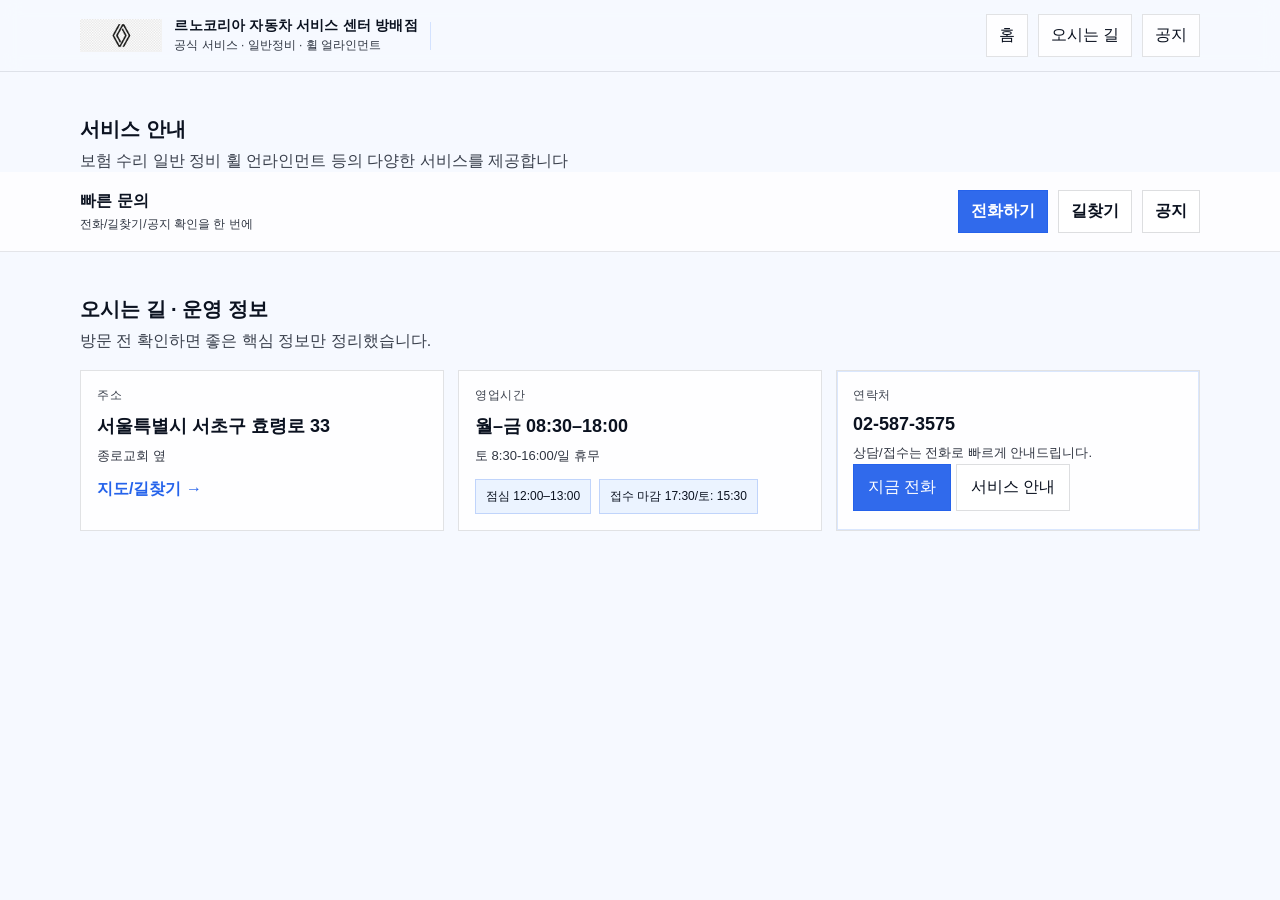
<file: index.html>
<!doctype html>
<html lang="ko">
<head>
  <meta charset="utf-8" />
  <meta name="viewport" content="width=device-width, initial-scale=1" />
  <title>서비스 안내</title>
  <link rel="stylesheet" href="style.css" />
</head>
<body>
  <header class="header">
    <div class="container header-inner">
      <div class="brand">
  <img src="image/logo.png" alt="르노코리아 로고" class="brand-logo">
  
  <div class="brand-text">
    <div class="brand-name">르노코리아 자동차 서비스 센터 방배점</div>
    <div class="brand-sub">공식 서비스 · 일반정비 · 휠 얼라인먼트</div>
  </div>
</div>
      <nav class="nav">
        <a href="index.html" class="nav-link">홈</a>
        <a href="location.html" class="nav-link">오시는 길</a>
        <a href="notice.html" class="nav-link">공지</a>
      </nav>
    </div>
  </header>

  <main class="section">
    <div class="container">
      <h1 class="section-title">서비스 안내</h1>
      <p class="section-sub">보험 수리 일반 정비 휠 언라인먼트 등의 다양한 서비스를 제공합니다</p>
    </div>
    <!-- 빠른 문의 바 (상용 사이트 느낌 핵심) -->
<section class="quickbar">
  <div class="container quickbar-inner">
    <div class="quickbar-left">
      <div class="qb-title">빠른 문의</div>
      <div class="qb-sub">전화/길찾기/공지 확인을 한 번에</div>
    </div>

    <div class="quickbar-actions">
      <a class="action action-primary" href="tel:025873575">전화하기</a>
      <a class="action action-ghost" href="location.html">길찾기</a>
      <a class="action action-ghost" href="notice.html">공지</a>
    </div>
  </div>
</section>

<!-- 위치/영업시간/안내 (정보가 '있어 보이게' 만드는 섹션) -->
<section class="section">
  <div class="container">
    <div class="section-head">
      <h2 class="section-title">오시는 길 · 운영 정보</h2>
      <p class="section-sub">방문 전 확인하면 좋은 핵심 정보만 정리했습니다.</p>
    </div>

    <div class="info-grid">
      <div class="panel">
        <div class="panel-label">주소</div>
        <div class="panel-value">서울특별시 서초구 효령로 33</div>
        <div class="panel-mini">종로교회 옆</div>
        <a class="panel-link" href="location.html">지도/길찾기 →</a>
      </div>

      <div class="panel">
        <div class="panel-label">영업시간</div>
        <div class="panel-value">월–금 08:30–18:00</div>
        <div class="panel-mini">토 8:30-16:00/일 휴무</div>
        <div class="pill-row">
          <div class="pill">점심 12:00–13:00</div>
          <div class="pill">접수 마감 17:30/토: 15:30</div>
        </div>
      </div>

      <div class="panel panel-accent">
        <div class="panel-label">연락처</div>
        <div class="panel-value">02-587-3575</div>
        <div class="panel-mini">상담/접수는 전화로 빠르게 안내드립니다.</div>
        <div class="panel-actions">
          <a class="btn btn-primary" href="tel:025873575">지금 전화</a>
          <a class="btn btn-ghost" href="service.html">서비스 안내</a>
        </div>
      </div>
    </div>
  </div>
</section>
  </main>
</body>
</html>
</file>
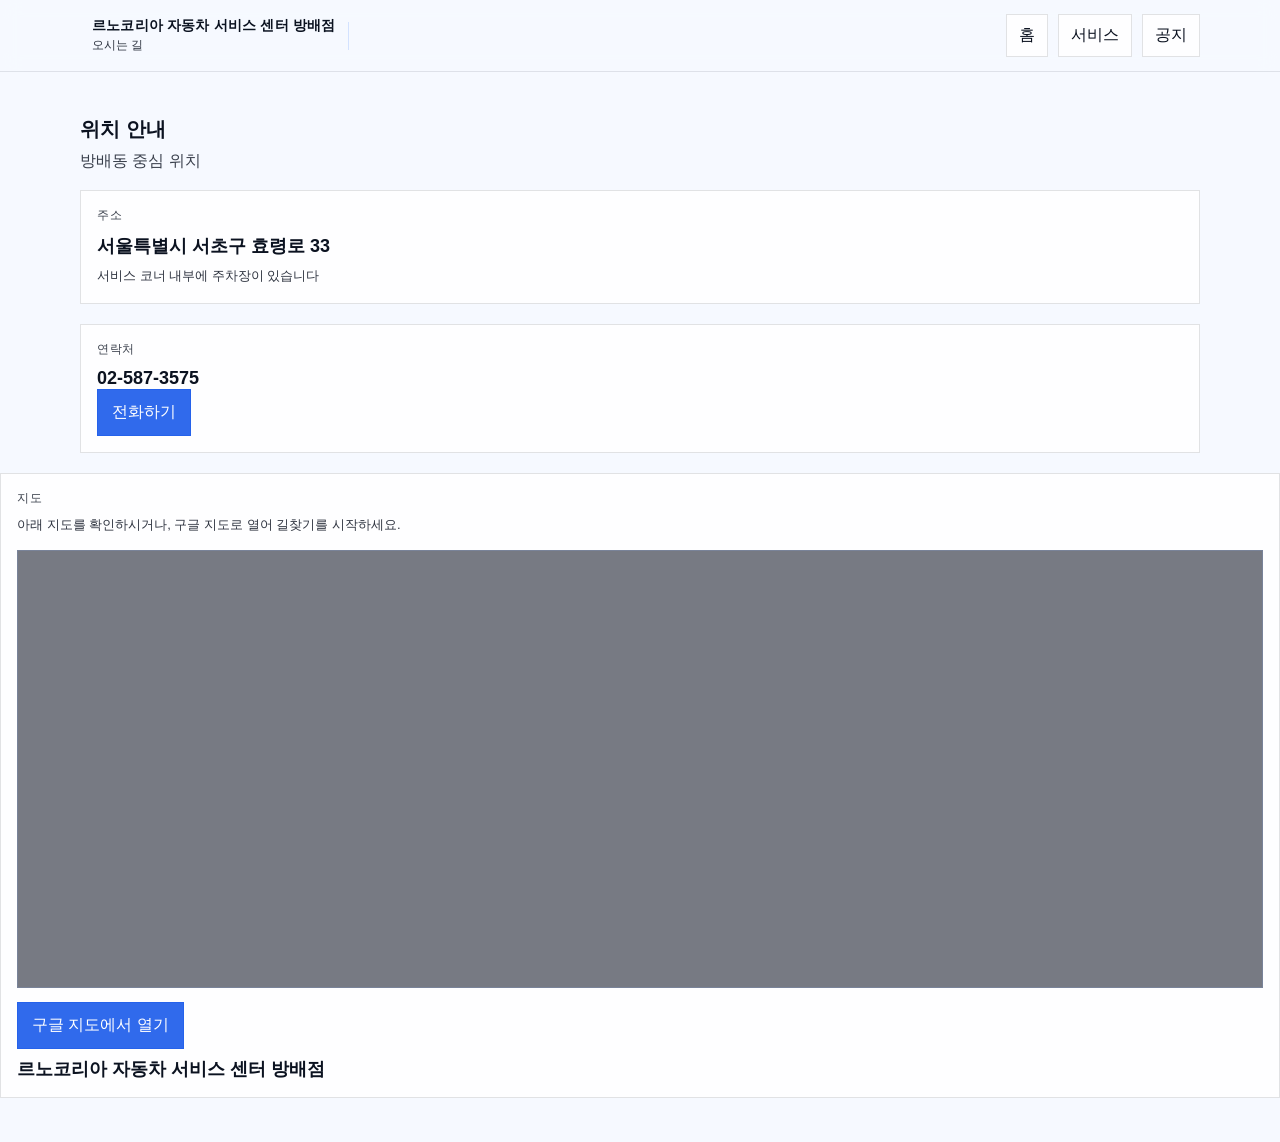
<file: location.html>
<!doctype html>
<html lang="ko">
<head>
  <meta charset="utf-8" />
  <meta name="viewport" content="width=device-width, initial-scale=1" />
  <title>오시는 길</title>
  <link rel="stylesheet" href="style.css" />
</head>
<body>

<header class="header">
  <div class="container header-inner">
    <div class="brand">
      <div class="brand-mark"></div>
      <div class="brand-text">
        <div class="brand-name">르노코리아 자동차 서비스 센터 방배점</div>
        <div class="brand-sub">오시는 길</div>
      </div>
    </div>
    <nav class="nav">
      <a href="index.html" class="nav-link">홈</a>
      <a href="service.html" class="nav-link">서비스</a>
      <a href="notice.html" class="nav-link">공지</a>
    </nav>
  </div>
</header>

<main class="section">
  <div class="container">

    <div class="section-head">
      <h2 class="section-title">위치 안내</h2>
      <p class="section-sub">방배동 중심 위치</p>
    </div>

    <div class="panel">
      <div class="panel-label">주소</div>
      <div class="panel-value">서울특별시 서초구 효령로 33</div>
      <div class="panel-mini">서비스 코너 내부에 주차장이 있습니다</div>
    </div>

    <div class="panel" style="margin-top:20px;">
      <div class="panel-label">연락처</div>
      <div class="panel-value">02-587-3575</div>
      <div class="panel-actions">
        <a class="btn btn-primary" href="tel:025873575">전화하기</a>
      </div>
    </div>

  </div>
  <div class="panel" style="margin-top:20px;">
  <div class="panel-label">지도</div>
  <div class="panel-mini">
    아래 지도를 확인하시거나, 구글 지도로 열어 길찾기를 시작하세요.
  </div>

  <div class="map-wrap">
    <iframe
      src="https://www.google.com/maps?q=서울특별시%20서초구%20효령로%2033&output=embed"
      loading="lazy"
      referrerpolicy="no-referrer-when-downgrade">
    </iframe>
  </div>

  <div style="margin-top:14px;">
    <a class="btn btn-primary"
       target="_blank"
       href="https://www.google.com/maps/search/?api=1&query=서울특별시%20서초구%20효령로%2033">
      구글 지도에서 열기
    </a>
    <div class="panel-value" style="margin-top:8px;">
  르노코리아 자동차 서비스 센터 방배점
</div>
  </div>
</div>
</main>

</body>
</html>
</file>
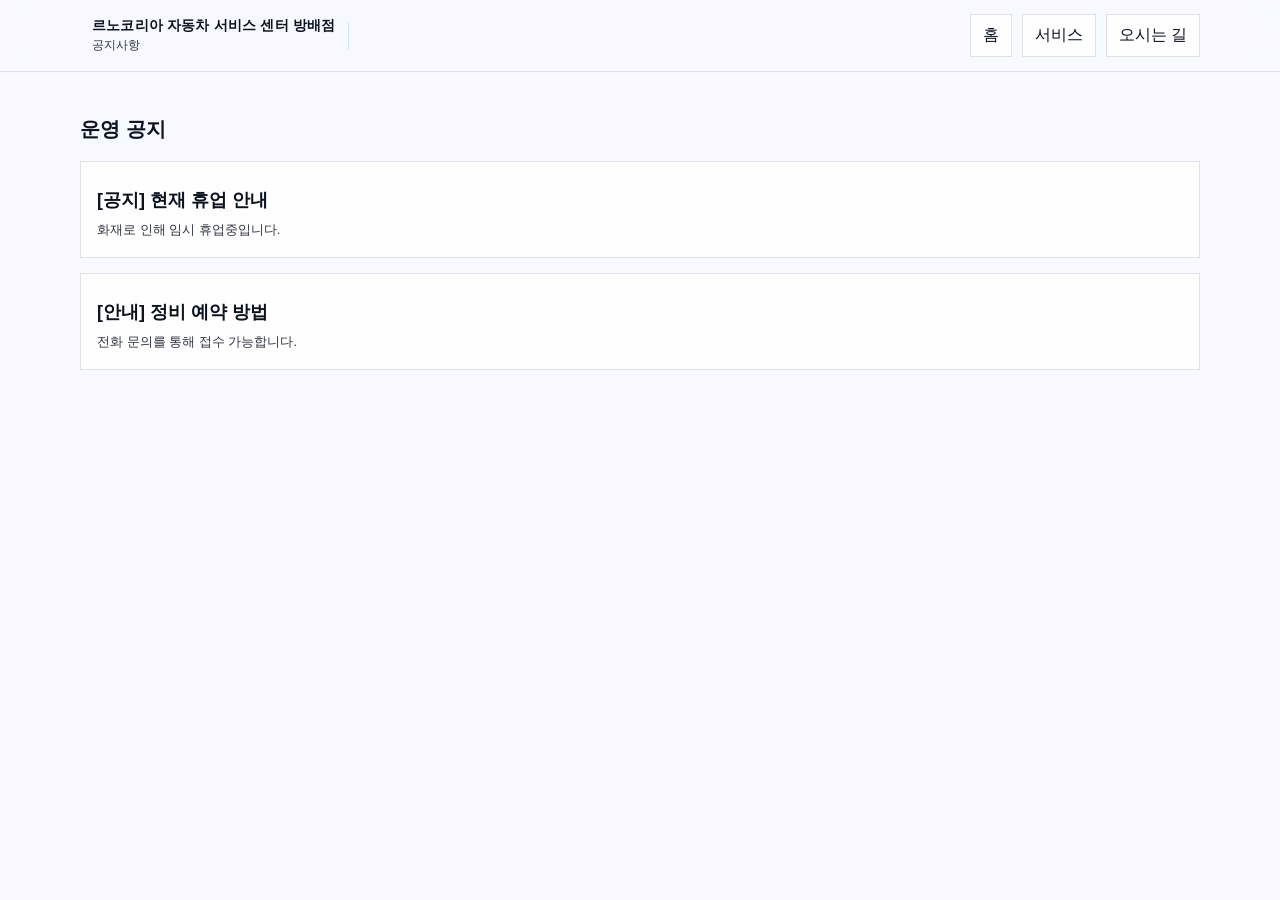
<file: notice.html>
<!doctype html>
<html lang="ko">
<head>
  <meta charset="utf-8" />
  <meta name="viewport" content="width=device-width, initial-scale=1" />
  <title>공지사항</title>
  <link rel="stylesheet" href="style.css" />
</head>
<body>

<header class="header">
  <div class="container header-inner">
    <div class="brand">
      <div class="brand-mark"></div>
      <div class="brand-text">
        <div class="brand-name">르노코리아 자동차 서비스 센터 방배점</div>
        <div class="brand-sub">공지사항</div>
      </div>
    </div>
    <nav class="nav">
      <a href="index.html" class="nav-link">홈</a>
      <a href="service.html" class="nav-link">서비스</a>
      <a href="location.html" class="nav-link">오시는 길</a>
    </nav>
  </div>
</header>

<main class="section">
  <div class="container">

    <div class="section-head">
      <h2 class="section-title">운영 공지</h2>
    </div>

    <div class="panel">
      <div class="panel-value">[공지] 현재 휴업 안내</div>
      <div class="panel-mini">화재로 인해 임시 휴업중입니다.</div>
    </div>

    <div class="panel" style="margin-top:15px;">
      <div class="panel-value">[안내] 정비 예약 방법</div>
      <div class="panel-mini">전화 문의를 통해 접수 가능합니다.</div>
    </div>

  </div>
</main>

</body>
</html>
</file>
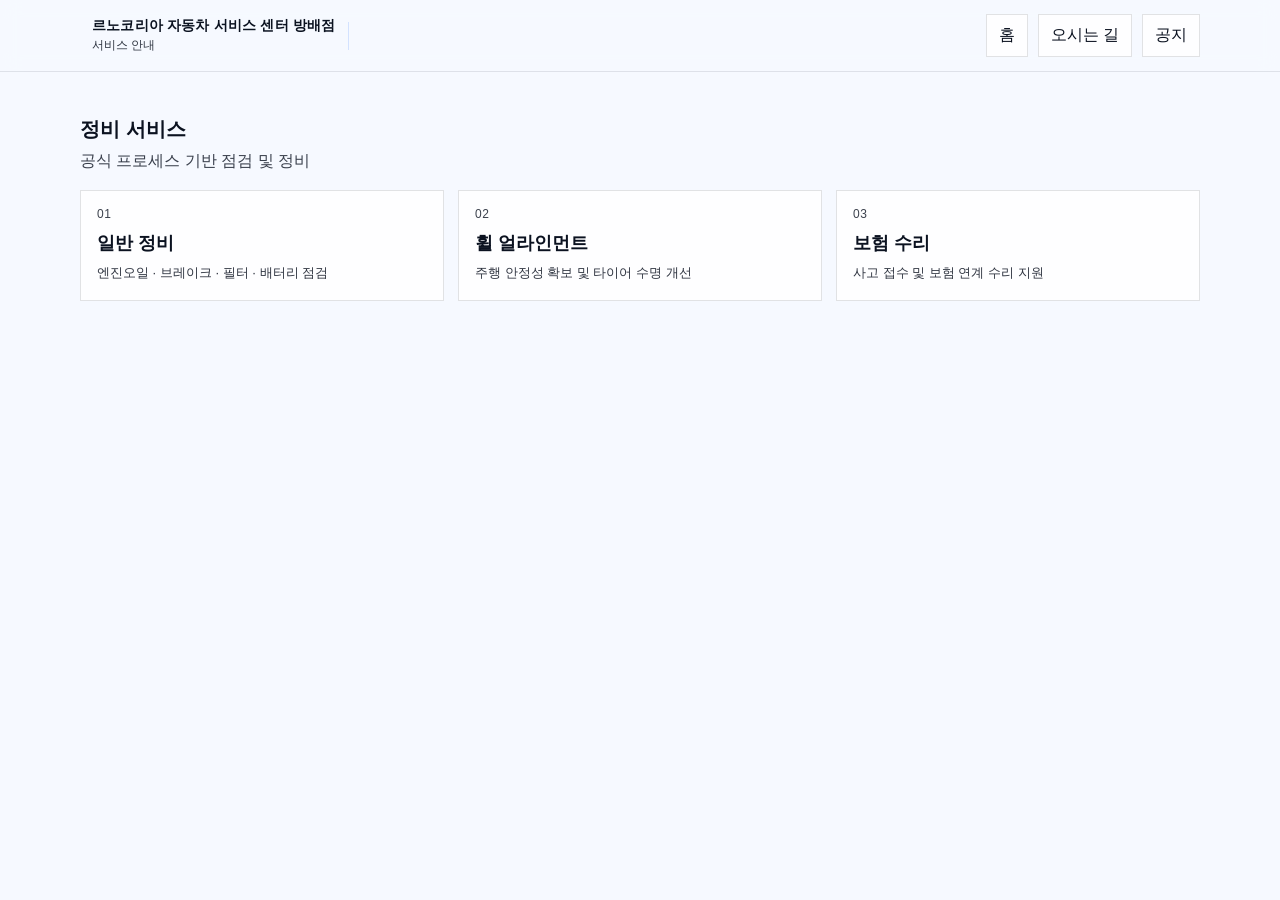
<file: service.html>
<!doctype html>
<html lang="ko">
<head>
  <meta charset="utf-8" />
  <meta name="viewport" content="width=device-width, initial-scale=1" />
  <title>서비스 안내</title>
  <link rel="stylesheet" href="style.css" />
</head>
<body>

<header class="header">
  <div class="container header-inner">
    <div class="brand">
      <div class="brand-mark"></div>
      <div class="brand-text">
        <div class="brand-name">르노코리아 자동차 서비스 센터 방배점</div>
        <div class="brand-sub">서비스 안내</div>
      </div>
    </div>
    <nav class="nav">
      <a href="index.html" class="nav-link">홈</a>
      <a href="location.html" class="nav-link">오시는 길</a>
      <a href="notice.html" class="nav-link">공지</a>
    </nav>
  </div>
</header>

<main class="section">
  <div class="container">
    <div class="section-head">
      <h2 class="section-title">정비 서비스</h2>
      <p class="section-sub">공식 프로세스 기반 점검 및 정비</p>
    </div>

    <div class="info-grid">
      <div class="panel">
        <div class="panel-label">01</div>
        <div class="panel-value">일반 정비</div>
        <div class="panel-mini">엔진오일 · 브레이크 · 필터 · 배터리 점검</div>
      </div>

      <div class="panel">
        <div class="panel-label">02</div>
        <div class="panel-value">휠 얼라인먼트</div>
        <div class="panel-mini">주행 안정성 확보 및 타이어 수명 개선</div>
      </div>

      <div class="panel">
        <div class="panel-label">03</div>
        <div class="panel-value">보험 수리</div>
        <div class="panel-mini">사고 접수 및 보험 연계 수리 지원</div>
      </div>
    </div>
  </div>
</main>

</body>
</html>
</file>
<file: style.css>
/* ===== 기본 리셋 ===== */
* { box-sizing: border-box; }
html, body { margin: 0; padding: 0; }
body { font-family: Arial, Helvetica, sans-serif; background: #070b12; color: #eaf0ff; }

/* ===== 공통 ===== */
.container { width: min(1120px, 92%); margin: 0 auto; }
.text-link { color: #8fb7ff; text-decoration: none; }
.text-link:hover { text-decoration: underline; }

/* ===== 헤더 ===== */
.header{
  position: sticky; top: 0; z-index: 50;
  background: rgba(7, 11, 18, 0.72);
  backdrop-filter: blur(10px);
  border-bottom: 1px solid rgba(130,170,255,0.18);
}
.header-inner{
  display: flex; align-items: center; justify-content: space-between;
  padding: 14px 0;
}
.brand{ display: flex; align-items: center; gap: 12px; position:relative;}
.brand-logo{
  height: 34px;
  width: auto;
  object-fit: contain;
  display: block;
}
.brand-name{ font-weight: 800; font-size: 14px; letter-spacing: 0.2px; }
.brand-sub{ font-size: 12px; opacity: 0.85; margin-top: 2px; }
.brand::after{
  content:"";
  width:1px;
  height:28px;
  background:rgba(130,170,255,0.3);
}

.nav{ display: flex; gap: 10px; }
.nav-link{
  color: #eaf0ff; text-decoration: none;
  padding: 10px 12px;
  border: 1px solid rgba(130,170,255,0.18);
  border-radius: 0; /* 각지게 */
  background: rgba(20, 30, 55, 0.35);
}
.nav-link:hover{
  border-color: rgba(130,170,255,0.55);
  background: rgba(20, 30, 55, 0.6);
}

/* ===== 히어로 ===== */
.hero{
  min-height: 78vh;
  position: relative;
  border-bottom: 1px solid rgba(130,170,255,0.18);
  background:
    linear-gradient(180deg, rgba(7,11,18,0.4), rgba(7,11,18,0.95)),
    url("image/hero.jpg") center / cover no-repeat;
}
.hero-inner{ padding: 56px 0; display: flex; }
.hero-card{
  max-width: 520px;
  border: 1px solid rgba(130,170,255,0.22);
  background: rgba(10, 16, 30, 0.62);
  padding: 20px;
  box-shadow: 0 0 0 1px rgba(20, 40, 90, 0.15) inset;
}
.hero-kicker{
  font-size: 12px;
  letter-spacing: 1.4px;
  opacity: 0.9;
  color: #8fb7ff;
}
.hero-title{
  margin: 10px 0 10px;
  font-size: 34px;
  line-height: 1.1;
}
.hero-desc{
  margin: 0 0 14px;
  opacity: 0.9;
  line-height: 1.6;
}
.hero-actions{ display: flex; gap: 10px; margin-top: 14px; }
.btn{
  display: inline-block;
  padding: 12px 14px;
  text-decoration: none;
  border: 1px solid rgba(130,170,255,0.25);
  border-radius: 0;
  color: #eaf0ff;
}
.btn-primary{
  background: rgba(56,130,246,0.55);
  border-color: rgba(130,170,255,0.55);
}
.btn-primary:hover{ background: rgba(56,130,246,0.75); }
.btn-ghost{
  background: rgba(20, 30, 55, 0.35);
}
.btn-ghost:hover{ background: rgba(20, 30, 55, 0.6); }

.hero-meta{ display: flex; gap: 8px; margin-top: 14px; flex-wrap: wrap; }
.pill{
  font-size: 12px;
  padding: 8px 10px;
  border: 1px solid rgba(130,170,255,0.18);
  background: rgba(20, 30, 55, 0.25);
}

/* ===== 섹션 ===== */
.section{ padding: 44px 0; }
.section-alt{ background: rgba(10, 16, 30, 0.5); border-top: 1px solid rgba(130,170,255,0.12); }
.section-head{ margin-bottom: 18px; }
.section-title{ margin: 0; font-size: 20px; }
.section-sub{ margin: 8px 0 0; opacity: 0.8; }

/* ===== 카드 그리드 ===== */
.grid{
  display: grid;
  grid-template-columns: repeat(3, 1fr);
  gap: 14px;
}
.card{
  text-decoration: none;
  color: inherit;
  border: 1px solid rgba(130,170,255,0.2);
  background: rgba(10, 16, 30, 0.55);
  padding: 16px;
}
.card:hover{
  border-color: rgba(130,170,255,0.55);
  background: rgba(10, 16, 30, 0.75);
}
.card-top{ display: flex; align-items: center; gap: 10px; }
.card-icon{
  width: 28px; height: 28px;
  border: 1px solid rgba(130,170,255,0.35);
  background: rgba(56,130,246,0.2);
  clip-path: polygon(0 0, 85% 0, 100% 25%, 100% 100%, 15% 100%, 0 75%);
}
.card-title{ font-weight: 800; }
.card-desc{ margin-top: 10px; opacity: 0.85; line-height: 1.6; }
.card-cta{ margin-top: 12px; color: #8fb7ff; font-weight: 700; }

/* ===== 하단 정보 ===== */
.info{
  display: grid;
  grid-template-columns: repeat(3, 1fr);
  gap: 14px;
  padding: 28px 0;
}
.info-block{
  border: 1px solid rgba(130,170,255,0.16);
  background: rgba(7, 11, 18, 0.35);
  padding: 14px;
}
.info-label{ font-size: 12px; opacity: 0.8; }
.info-value{ margin-top: 8px; font-weight: 700; }

/* ===== 푸터 ===== */
.footer{
  border-top: 1px solid rgba(130,170,255,0.12);
  padding: 18px 0;
  opacity: 0.85;
}
.footer-inner{
  display: flex; justify-content: space-between; gap: 12px; flex-wrap: wrap;
}
.footer-mini{ opacity: 0.7; font-size: 12px; }

/* ===== 반응형(핸드폰) ===== */
@media (max-width: 900px){
  .grid{ grid-template-columns: 1fr; }
  .info{ grid-template-columns: 1fr; }
  .hero-title{ font-size: 28px; }
  .nav{ gap: 6px; }
  .nav-link{ padding: 9px 10px; font-size: 13px; }
}
/* ===== 빠른 문의 바 ===== */
.quickbar{
  padding: 18px 0;
  border-bottom: 1px solid rgba(130,170,255,0.12);
  background: rgba(10, 16, 30, 0.55);
}

.quickbar-inner{
  display: flex;
  align-items: center;
  justify-content: space-between;
  gap: 14px;
  flex-wrap: wrap;
}

.qb-title{
  font-weight: 900;
  letter-spacing: 0.2px;
}

.qb-sub{
  margin-top: 4px;
  font-size: 12px;
  opacity: 0.85;
}

.quickbar-actions{
  display: flex;
  gap: 10px;
  flex-wrap: wrap;
}

.action{
  display: inline-block;
  padding: 10px 12px;
  text-decoration: none;
  border: 1px solid rgba(130,170,255,0.22);
  background: rgba(20, 30, 55, 0.35);
  color: #eaf0ff;
  border-radius: 0;
  font-weight: 700;
}

.action:hover{
  border-color: rgba(130,170,255,0.55);
  background: rgba(20, 30, 55, 0.6);
}

.action-primary{
  background: rgba(56,130,246,0.65);
  border-color: rgba(130,170,255,0.6);
}

.action-primary:hover{
  background: rgba(56,130,246,0.85);
}

/* ===== 오시는 길/운영 정보 패널 ===== */
.info-grid{
  display: grid;
  grid-template-columns: repeat(3, 1fr);
  gap: 14px;
  margin-top: 16px;
}

.panel{
  border: 1px solid rgba(130,170,255,0.18);
  background: rgba(10, 16, 30, 0.55);
  padding: 16px;
}

.panel-accent{
  border-color: rgba(130,170,255,0.5);
  box-shadow: 0 0 0 1px rgba(56,130,246,0.18) inset;
}

.panel-label{
  font-size: 12px;
  opacity: 0.8;
  letter-spacing: 0.6px;
}

.panel-value{
  margin-top: 10px;
  font-size: 18px;
  font-weight: 900;
}

.panel-mini{
  margin-top: 8px;
  opacity: 0.85;
  line-height: 1.6;
  font-size: 13px;
}

.panel-link{
  display: inline-block;
  margin-top: 12px;
  color: #8fb7ff;
  text-decoration: none;
  font-weight: 800;
}

.panel-link:hover{
  text-decoration: underline;
}

.pill-row{
  display: flex;
  gap: 8px;
  flex-wrap: wrap;
  margin-top: 12px;
}

/* 기존 .pill이 있으면 그대로 사용, 없으면 아래로 대체 */
.pill{
  font-size: 12px;
  padding: 8px 10px;
  border: 1px solid rgba(130,170,255,0.18);
  background: rgba(20, 30, 55, 0.25);
}

/* ===== 반응형 ===== */
@media (max-width: 900px){
  .info-grid{ grid-template-columns: 1fr; }
}
.map-wrap{
  margin-top: 14px;
  border: 1px solid rgba(130,170,255,0.18);
  background: rgba(10, 16, 30, 0.55);
  padding: 8px;
}

.map-wrap iframe{
  width: 100%;
  height: 420px;
  border: 0;
  display: block;
}
/* ===== Light Theme Override (화이트 테크) ===== */

/* 전체 배경/글자 */
body{
  background: #f6f9ff;
  color: #0b1220;
}

/* 헤더 */
.header{
  background: rgba(246, 249, 255, 0.85);
  border-bottom: 1px solid rgba(17, 24, 39, 0.10);
}

.nav-link{
  color: #0b1220;
  background: rgba(255,255,255,0.85);
  border: 1px solid rgba(17, 24, 39, 0.12);
}

.nav-link:hover{
  background: rgba(235, 243, 255, 1);
  border-color: rgba(37, 99, 235, 0.35);
}

/* 히어로: 어두운 오버레이 대신 밝은 오버레이로 */
.hero{
  background:
    linear-gradient(180deg, rgba(246,249,255,0.55), rgba(246,249,255,0.92)),
    url("image/hero.jpg") center / cover no-repeat;
  border-bottom: 1px solid rgba(17, 24, 39, 0.10);
}

/* 히어로 카드 */
.hero-card{
  background: rgba(255,255,255,0.88);
  border: 1px solid rgba(17, 24, 39, 0.12);
  box-shadow: 0 8px 22px rgba(15, 23, 42, 0.08);
}

.hero-kicker{ color: #2563eb; }
.hero-desc{ color: rgba(11, 18, 32, 0.80); }

/* 버튼 */
.btn{
  color: #0b1220;
  background: rgba(255,255,255,0.85);
  border: 1px solid rgba(17, 24, 39, 0.14);
}

.btn-primary{
  color: white;
  background: rgba(37, 99, 235, 0.95);
  border-color: rgba(37, 99, 235, 0.95);
}

.btn-primary:hover{
  background: rgba(37, 99, 235, 1);
}

.btn-ghost:hover{
  background: rgba(235, 243, 255, 1);
}

/* 빠른 문의 바 */
.quickbar{
  background: rgba(255,255,255,0.75);
  border-bottom: 1px solid rgba(17, 24, 39, 0.10);
}

.action{
  color: #0b1220;
  background: rgba(255,255,255,0.85);
  border: 1px solid rgba(17, 24, 39, 0.14);
}

.action:hover{
  background: rgba(235, 243, 255, 1);
  border-color: rgba(37, 99, 235, 0.35);
}

.action-primary{
  color: white;
  background: rgba(37, 99, 235, 0.95);
  border-color: rgba(37, 99, 235, 0.95);
}

/* 카드/패널 */
.card,
.panel,
.info-block{
  background: rgba(255,255,255,0.88);
  border: 1px solid rgba(17, 24, 39, 0.12);
}

.card:hover{
  background: rgba(255,255,255,1);
  border-color: rgba(37, 99, 235, 0.28);
}

.card-cta,
.panel-link,
.text-link{
  color: #2563eb;
}

/* pill */
.pill{
  background: rgba(235, 243, 255, 1);
  border: 1px solid rgba(37, 99, 235, 0.22);
  color: #0b1220;
}

/* 섹션 alt 배경 */
.section-alt{
  background: rgba(235, 243, 255, 0.65);
  border-top: 1px solid rgba(17, 24, 39, 0.10);
}

/* 푸터 */
.footer{
  border-top: 1px solid rgba(17, 24, 39, 0.10);
}
</file>
